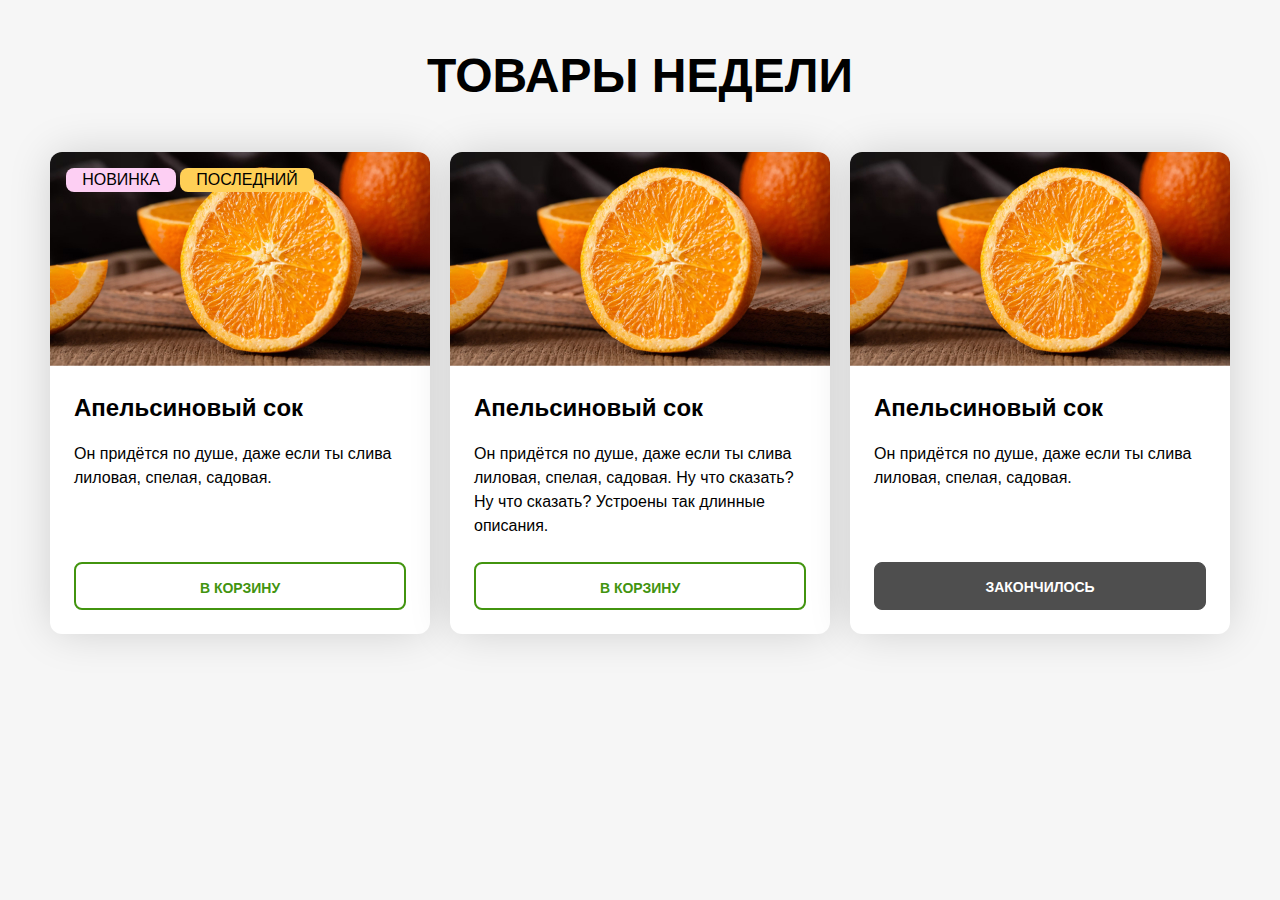
<file: 01-product-card/index.html>
<!doctype html>
<html lang="ru">

<head>
	<meta charset="UTF-8">
	<meta name="viewport"
		content="width=device-width, user-scalable=no, initial-scale=1.0, maximum-scale=1.0, minimum-scale=1.0">
	<meta http-equiv="X-UA-Compatible" content="ie=edge">
	<link rel="stylesheet" href="./index.css">
	<title>SpurIT - Тестовое задание 1. HTML и CSS</title>
	<link rel="stylesheet" href="./index.css">
</head>

<body>
	<main>
		<div class="wrapper">
			<div class="content">
				<div class="container">
					<div class="content_title">
						<h1>товары недели</h1>
					</div>
					<div class="content__row">
						<div class="content__column">
							<div class="content__item">
								<div class="content__img content_img_1">
									<img src="./img/orange.jpg" alt="Апельсин">
									<div class="content__btn-new-last">
										<span class="content__span content__span_span_1">НОВИНКА</span>
										<span class="content__span content__span_span_2">ПОСЛЕДНИЙ</span>

									</div>
								</div>
								<div class="content__subtitle">Апельсиновый сок</div>
								<div class="content__text">Он придётся по душе, даже если ты слива лиловая, спелая, садовая.
								</div>
								<a href="" class="content__button">В КОРЗИНУ</a>
							</div>
						</div>
						<div class="content__column">
							<div class="content__item">
								<div class="content__img"> <img src="./img/orange.jpg" alt="Апельсин">
								</div>
								<div class="content__subtitle">Апельсиновый сок</div>
								<div class="content__text">Он придётся по душе, даже если ты слива лиловая, спелая, садовая. Ну
									что сказать? Ну что сказать? Устроены так длинные описания.
								</div>
								<a href="" class="content__button">В КОРЗИНУ</a>
							</div>
						</div>
						<div class="content__column">
							<div class="content__item">
								<div class="content__img"> <img src="./img/orange.jpg" alt="Апельсин">
								</div>
								<div class="content__subtitle">Апельсиновый сок</div>
								<div class="content__text">Он придётся по душе, даже если ты слива лиловая, спелая, садовая.
								</div>
								<a href="" class="content__button-disabled">ЗАКОНЧИЛОСЬ</a>

							</div>
						</div>
					</div>
				</div>
			</div>
		</div>
	</main>
</body>

</html>
</file>
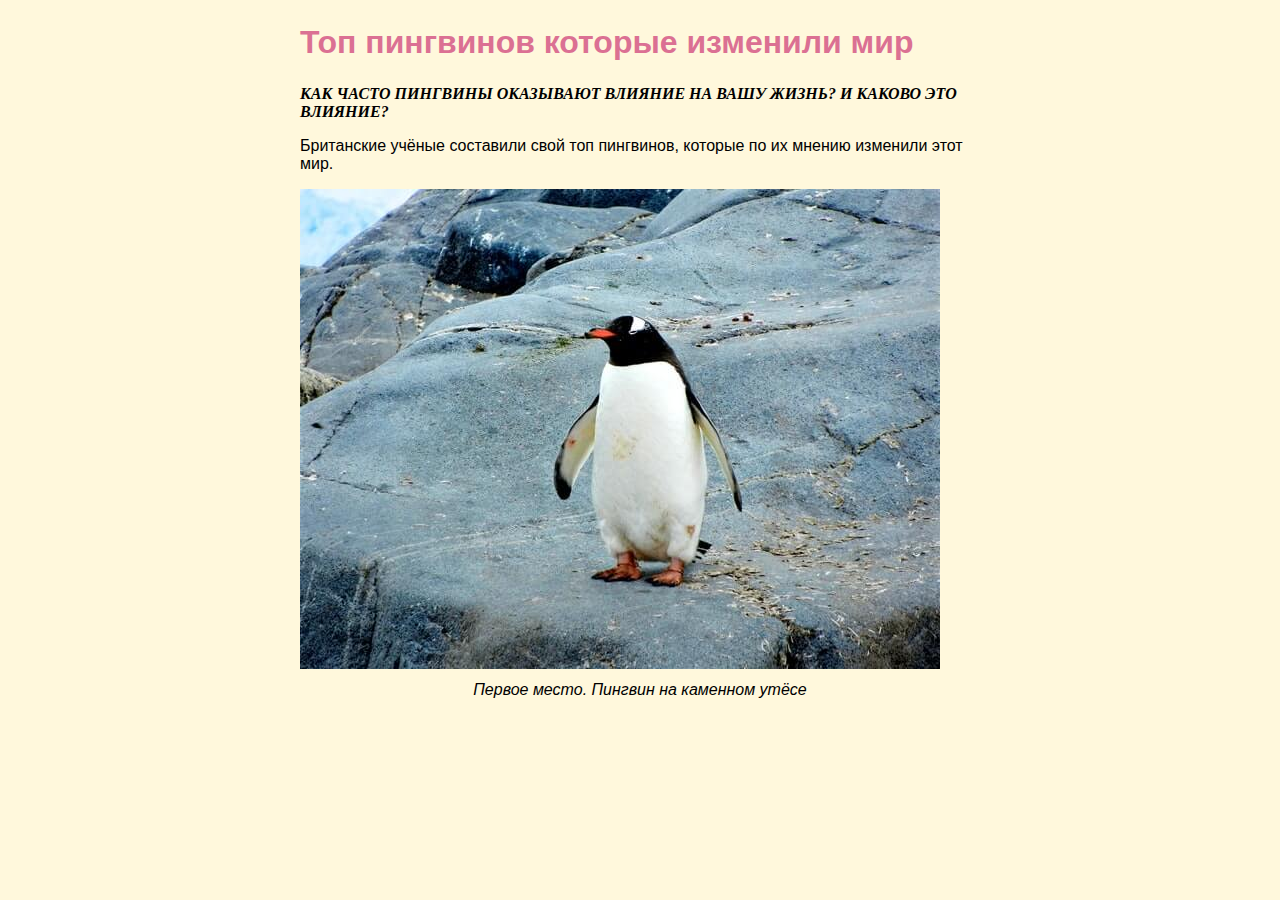
<file: 03-fix-problems/index.html>
<!-- Ничего здесь не трогай, это на Новый Год! -->
<!doctype html>
<html lang="ru">

<head>
	<meta charset="UTF-8">
	<meta name="viewport"
		content="width=device-width, user-scalable=no, initial-scale=1.0, maximum-scale=1.0, minimum-scale=1.0">
	<meta http-equiv="X-UA-Compatible" content="ie=edge">
	<title>SpurIT - Тестовое задание 3. Рефакторинг</title>
	<link rel="stylesheet" href="./index.css">
</head>

<body>
	<main>
		<article class="article">
			<h1 class="article__heading article__heading--verified">Топ пингвинов которые изменили мир</h1>
			<p class="article__lead">Как часто пингвины оказывают влияние на вашу жизнь? И каково это влияние?</p>
			<p>Британские учёные составили свой топ пингвинов, которые по их мнению изменили этот мир.</p>
			<figure class="article__figure figure">
				<img class="figure__image" src="./img/penguin.jpg"
					alt="Пингвин стоит на каменном утёсе и задумчиво осматривает окресности в поисках смысла жизни" />
				<figcaption class="figure__caption">Первое место. Пингвин на каменном утёсе</figcaption>
			</figure>
		</article>
	</main>
</body>

</html>
</file>
<file: 01-product-card/index.css>
/* Смотри сколько снизу свободного места! Оно идеально подойдёт, чтобы писать твои стили! */
@import"./nullstyle.css";

body {
	background: #F6F6F6;
	font-family: 'Arial';
	font-weight: 900;
}

.wrapper {
	min-height: 100%;
	overflow: hidden;

}

.content {
	padding: 40px 0;
}

.content_title {
	display: flex;
	justify-content: center;
	align-items: center;
	font-weight: 900;
	font-size: 48px;
	line-height: 72px;
	text-transform: uppercase;
	margin: 0px 0px 40px 0px;
}

.container {
	max-width: 1180px;
	margin: 0px auto;
}

.content__row {
	display: flex;
	margin: 0px -10px;
}

.content__column {
	padding: 0px 10px;
	flex: 0 1 33.333%;
	display: flex;

}


.content__item {
	background: #FFFF;
	box-shadow: 0px 0px 45px -4px rgba(0, 0, 0, 0.18);
	border-radius: 12px;
	padding: 0px 0px 23.97px 0px;
	display: flex;
	flex-direction: column;
}

.content__img img {
	border-radius: 12px 12px 0px 0px;

}

.content_img_1 {
	width: 380px;
	height: 213.75px;
	position: relative;

}

.content_img_1 img {
	width: 100%;
	position: absolute;
}

.content__btn-new-last {
	padding: 16px 16px 0px 16px;
	position: absolute;
}

.content__span {
	background: #FDCFF3;
	border-radius: 8px;
	font-weight: 400;
	font-size: 16px;
	line-height: 24px;
	display: inline-block;
	text-align: center;
	width: 110px;
}

.content__span_span_2 {
	background: #FFCF56;
	width: 134.41px;
}

.content__subtitle {
	font-size: 24px;
	line-height: 36px;
	padding: 24px 24px 0px 24px;
}

.content__text {
	font-weight: 400;
	font-size: 16px;
	line-height: 24px;
	padding: 0px 24px;
	padding: 16px 24px 24.25px 24px;
	flex: 1 1 auto;
}

.content__button {
	display: block;
	color: #42940F;
	border: 2px solid #42940F;
	border-radius: 8px;
	height: 48px;
	line-height: 48px;
	margin: 0px 24px;
	text-align: center;
	transition: 0.35s;
}

.content__button:hover {
	color: #fff;
	background-color: #42940F;

}

.content__button:active {
	background-color: #1F5200;
}

.content__button-disabled {
	display: block;
	background-color: #4E4E4E;
	color: #fff;
	border: 1px solid #4E4E4E;
	border-radius: 8px;
	height: 48px;
	line-height: 48px;
	margin: 0px 24px;
	text-align: center;
	pointer-events: none;
	cursor: default;

}
</file>
<file: 03-fix-problems/index.css>
body {
	font-family: sans-serif;
	text-align: left;
	margin: 0.0000001em;
	background: cornsilk;
}

.article {
	padding: 24px;
	max-width: 680px;
	margin: 0px auto;
}

.article__heading--verified {
	margin: 0 0 1.5rem 0;
	color: palevioletred
}

.article__lead {
	font-weight: 700;
	text-transform: uppercase;
	font-style: italic;
	font-family: serif;
}

.article__figure {
	margin: 0 auto;
}

.figure__image {
	max-width: 100%;
}

.figure__caption {
	padding: 8px 0 0;
	font-style: italic;
	text-align: center;
}
</file>
